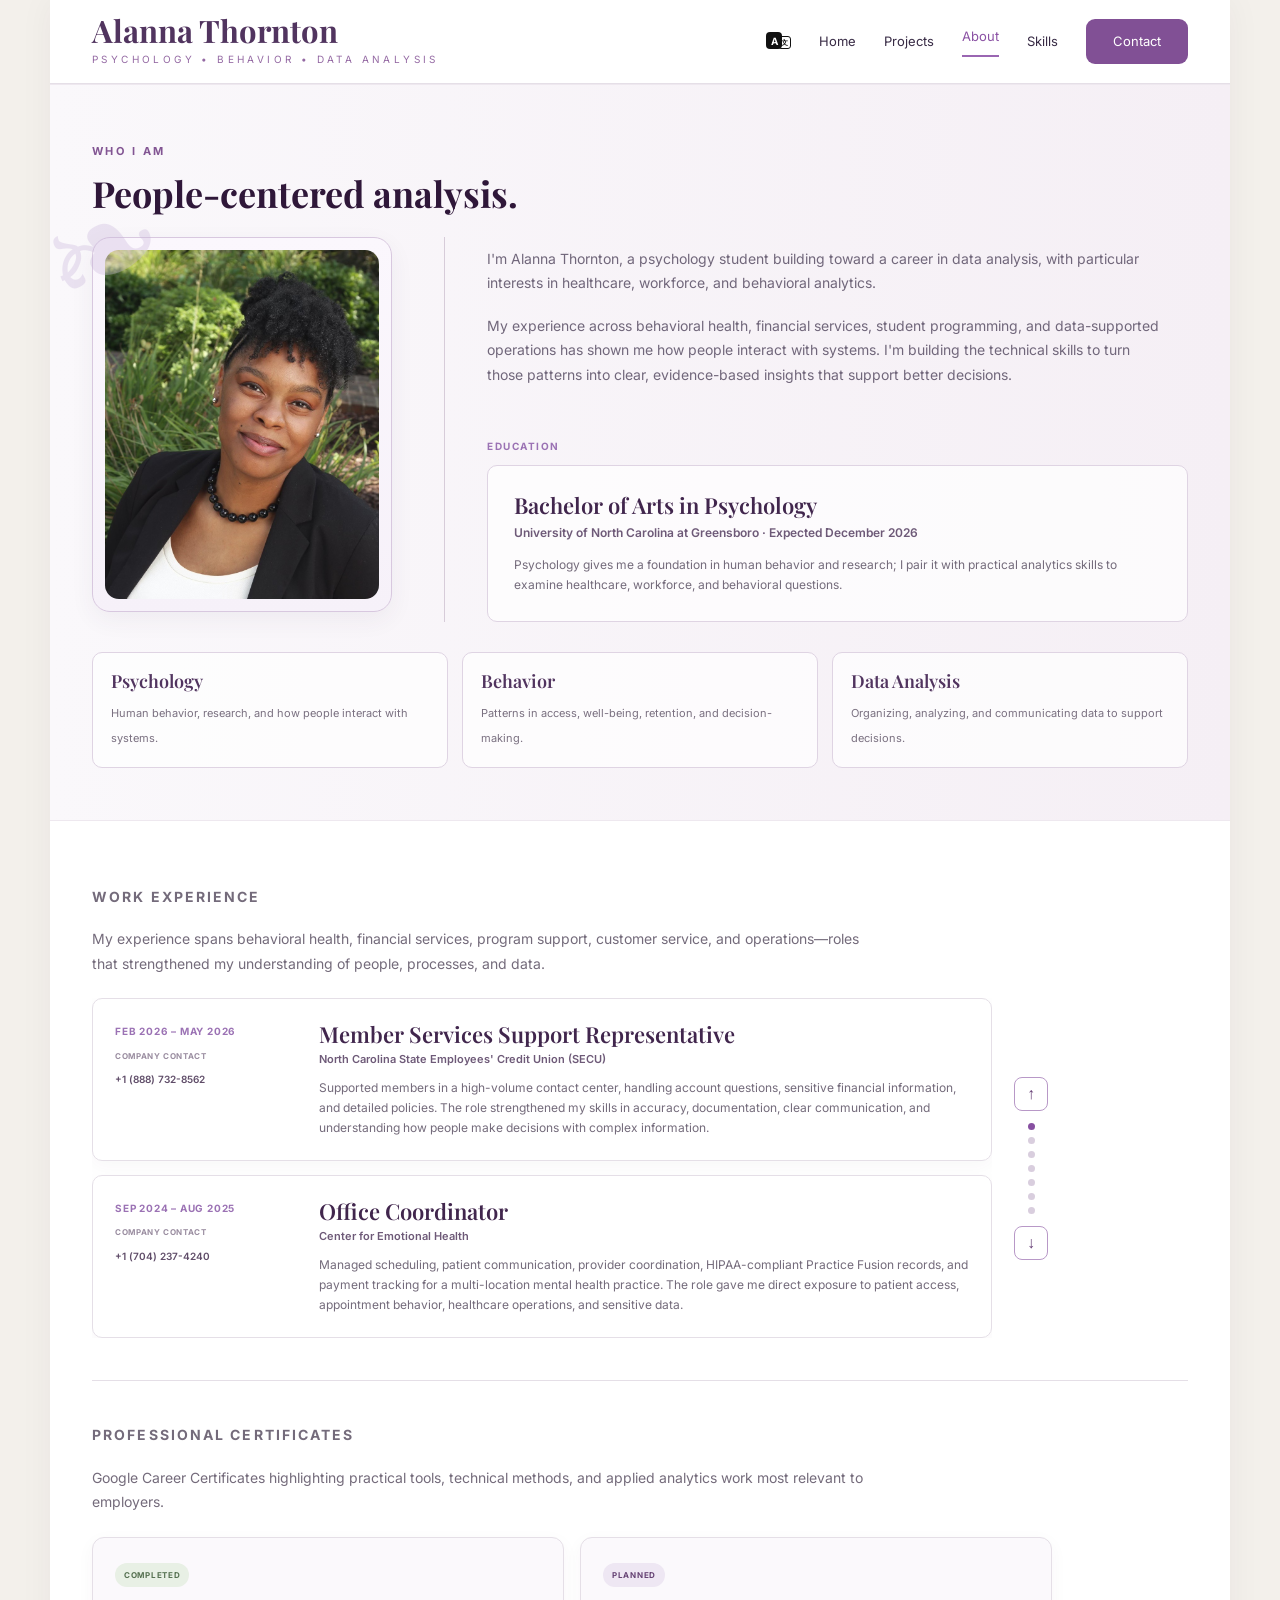
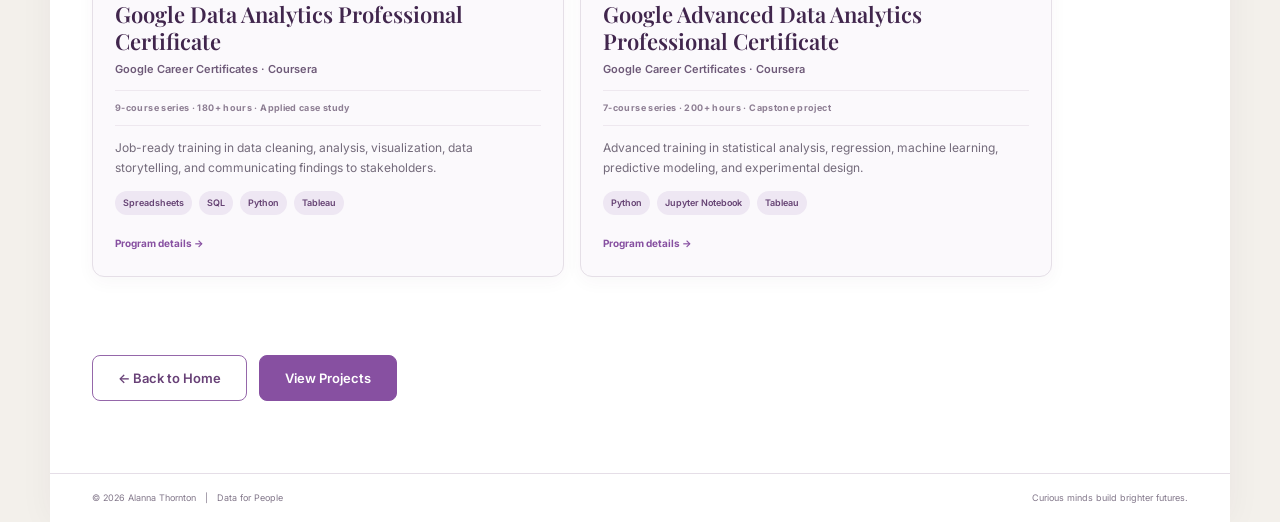
<file: about.html>
<!DOCTYPE html>
<html lang="en">
<head>
<meta charset="UTF-8">
<meta name="viewport" content="width=device-width,initial-scale=1.0">
<meta name="description" content="About Alanna Thornton: psychology, work experience, professional certificates, education, and a people-centered approach to data analysis.">
<title>About | Alanna Thornton</title>
<link rel="preconnect" href="https://fonts.googleapis.com">
<link rel="preconnect" href="https://fonts.gstatic.com" crossorigin>
<link href="https://fonts.googleapis.com/css2?family=Inter:wght@400;500;600;700&family=Playfair+Display:wght@600;700&display=swap" rel="stylesheet">
<link rel="stylesheet" href="styles.css?v=20260917-4">
<link rel="stylesheet" href="nav.css?v=4">
<link rel="stylesheet" href="about.css?v=12">
<script src="language.js?v=3" defer></script>
<script src="contact-language.js?v=3" defer></script>
<script src="about-page-language.js?v=3" defer></script>
<script src="about-title-fix.js?v=2" defer></script>
<script src="experience-carousel.js?v=3" defer></script>
</head>
<body id="top">
<div class="page-shell">
<header class="site-header">
<div class="wordmark"><strong>Alanna Thornton</strong><span>PSYCHOLOGY • BEHAVIOR • DATA ANALYSIS</span></div>
<nav aria-label="Main navigation">
<a href="index.html">Home</a>
<div class="nav-dropdown">
<a href="projects.html">Projects</a>
<div class="nav-dropdown-menu" aria-label="Project categories">
<a href="healthcare.html">Healthcare</a>
<a href="workforce.html">Workforce</a>
<a href="behavioral.html">Behavioral</a>
</div>
</div>
<div class="nav-dropdown">
<a class="active" href="about.html">About</a>
<div class="nav-dropdown-menu" aria-label="About sections">
<a href="about.html#who-i-am">Who I Am</a>
<a href="about.html#work-experience">Work Experience</a>
<a href="about.html#certificates">Certificates</a>
</div>
</div>
<a href="index.html#skills">Skills</a>
<a class="connect" data-contact-nav href="contact.html">Contact</a>
</nav>
</header>
<main>
<section class="about section who-intro-combined" id="who-i-am" aria-labelledby="who-heading">
<div class="about-heading">
<p class="kicker">WHO I AM</p>
<h2 id="who-heading">People-centered analysis.</h2>
</div>
<div class="who-intro-grid">
<aside class="who-intro-photo" aria-label="Profile photo area">
<div class="profile-frame">
<img src="me.JPEG?v=1" alt="Portrait of Alanna Thornton">
</div>
</aside>
<div class="who-intro-copy">
<p>I'm Alanna Thornton, a psychology student building toward a career in data analysis, with particular interests in healthcare, workforce, and behavioral analytics.</p>
<p>My experience across behavioral health, financial services, student programming, and data-supported operations has shown me how people interact with systems. I'm building the technical skills to turn those patterns into clear, evidence-based insights that support better decisions.</p>
</div>
</div>
<div class="focus-grid">
<div class="focus-card"><strong>Psychology</strong><span>Human behavior, research, and how people interact with systems.</span></div>
<div class="focus-card"><strong>Behavior</strong><span>Patterns in access, well-being, retention, and decision-making.</span></div>
<div class="focus-card"><strong>Data Analysis</strong><span>Organizing, analyzing, and communicating data to support decisions.</span></div>
</div>
<div class="who-education" id="education" aria-labelledby="education-heading">
<p class="section-label">EDUCATION</p>
<div class="education-card">
<h3 id="education-heading">Bachelor of Arts in Psychology</h3>
<div class="education-school">University of North Carolina at Greensboro · Expected December 2026</div>
<p>Psychology gives me a foundation in human behavior and research; I pair it with practical analytics skills to examine healthcare, workforce, and behavioral questions.</p>
</div>
</div>
</section>
<div class="about-page">
<section class="about-section" id="work-experience">
<p class="section-label">WORK EXPERIENCE</p>
<p>My experience spans behavioral health, financial services, program support, customer service, and operations—roles that strengthened my understanding of people, processes, and data.</p>
<div class="experience-list">
<article class="experience-card">
<div class="experience-meta"><div class="experience-date">Feb 2026 – May 2026</div><div class="experience-phone"><span>Company contact</span><a href="tel:+18887328562">+1 (888) 732-8562</a></div></div>
<div><h3>Member Services Support Representative</h3><div class="experience-org">North Carolina State Employees' Credit Union (SECU)</div><p>Supported members in a high-volume contact center, handling account questions, sensitive financial information, and detailed policies. The role strengthened my skills in accuracy, documentation, clear communication, and understanding how people make decisions with complex information.</p></div>
</article>
<article class="experience-card">
<div class="experience-meta"><div class="experience-date">Sep 2024 – Aug 2025</div><div class="experience-phone"><span>Company contact</span><a href="tel:+17042374240">+1 (704) 237-4240</a></div></div>
<div><h3>Office Coordinator</h3><div class="experience-org">Center for Emotional Health</div><p>Managed scheduling, patient communication, provider coordination, HIPAA-compliant Practice Fusion records, and payment tracking for a multi-location mental health practice. The role gave me direct exposure to patient access, appointment behavior, healthcare operations, and sensitive data.</p></div>
</article>
<article class="experience-card">
<div class="experience-meta"><div class="experience-date">Feb 2023 – May 2023</div><div class="experience-phone"><span>HR contact</span><a href="tel:+18282516605">+1 (828) 251-6605</a></div></div>
<div><h3>Assistant Program & Academics Coordinator</h3><div class="experience-org">UNC Asheville Junior Bulldogs Program</div><p>Supported a 300+ student pre-college program by administering surveys, collecting data, maintaining databases, analyzing results, and recommending program improvements. This role most directly connected behavior, engagement, accessibility, and data-driven decision-making.</p></div>
</article>
<article class="experience-card">
<div class="experience-meta"><div class="experience-date">Jul 2024 – Aug 2024</div><div class="experience-phone"><span>Company contact</span><a href="tel:+13365423489">+1 (336) 542-3489</a></div></div>
<div><h3>Family Service Counselor</h3><div class="experience-org">Lakeview Memorial Park / Everstory Partners</div><p>Guided families through end-of-life planning, managed client records and required documentation, and explained service options. The role strengthened empathy-centered communication, accurate recordkeeping, and my understanding of decision-making under stress.</p></div>
</article>
<article class="experience-card">
<div class="experience-meta"><div class="experience-date">May 2023 – Jun 2023</div><div class="experience-phone"><span>Company contact</span><a href="tel:+18007332767">+1 (800) 733-2767</a></div></div>
<div><h3>Blood Drive Host</h3><div class="experience-org">American Red Cross</div><p>Organized a community blood drive, recruited donors through contact lists and community partnerships, and created outreach and social-media plans. The experience strengthened my understanding of engagement, participation behavior, and how communication influences follow-through.</p></div>
</article>
<article class="experience-card">
<div class="experience-meta"><div class="experience-date">May 2019 – Jun 2025</div><div class="experience-phone"><span>Company contact</span><a href="tel:+13362746500">+1 (336) 274-6500</a></div></div>
<div><h3>Warehouse Shift Lead / Inventory Specialist <span style="font-size:.65em;font-family:Inter,sans-serif;font-weight:600;color:#8a7b90">(Seasonal)</span></h3><div class="experience-org">Lucky Dog Volleyball</div><p>Received, inspected, inventoried, organized, and shipped uniforms nationwide. The role built practical experience in inventory accuracy, quality control, structured data, and workflow consistency—skills that translate directly to reliable analytical work.</p></div>
</article>
<article class="experience-card">
<div class="experience-meta"><div class="experience-date">Oct 2023 – Jun 2024</div><div class="experience-phone"><span>Company contact</span><a href="tel:+13365470771">+1 (336) 547-0771</a></div></div>
<div><h3>Cashier & Kitchen Staff</h3><div class="experience-org">Jams Deli</div><p>Served 200+ customers daily while supporting inventory, cash accuracy, reservations, and community events. The role provided experience with high-volume behavior patterns, operational flow, demand, and transaction accuracy.</p></div>
</article>
</div>
</section>
<section class="about-section" id="certificates">
<p class="section-label">PROFESSIONAL CERTIFICATES</p>
<p>Google Career Certificates highlighting practical tools, technical methods, and applied analytics work most relevant to employers.</p>
<div class="certificate-grid">
<article class="certificate-card">
<span class="certificate-status complete">Completed</span>
<h3>Google Data Analytics Professional Certificate</h3>
<div class="certificate-issuer">Google Career Certificates · Coursera</div>
<div class="certificate-meta">9-course series · 180+ hours · Applied case study</div>
<p>Job-ready training in data cleaning, analysis, visualization, data storytelling, and communicating findings to stakeholders.</p>
<div class="certificate-skills"><span>Spreadsheets</span><span>SQL</span><span>Python</span><span>Tableau</span></div>
<a class="certificate-link" href="https://www.coursera.org/professional-certificates/google-data-analytics" target="_blank" rel="noopener noreferrer">Program details →</a>
</article>
<article class="certificate-card">
<span class="certificate-status planned">Planned</span>
<h3>Google Advanced Data Analytics Professional Certificate</h3>
<div class="certificate-issuer">Google Career Certificates · Coursera</div>
<div class="certificate-meta">7-course series · 200+ hours · Capstone project</div>
<p>Advanced training in statistical analysis, regression, machine learning, predictive modeling, and experimental design.</p>
<div class="certificate-skills"><span>Python</span><span>Jupyter Notebook</span><span>Tableau</span></div>
<a class="certificate-link" href="https://www.coursera.org/professional-certificates/google-advanced-data-analytics" target="_blank" rel="noopener noreferrer">Program details →</a>
</article>
</div>
</section>
<div class="page-actions"><a class="btn outline" href="index.html">← Back to Home</a><a class="btn primary" href="projects.html">View Projects</a></div>
</div>
</main>
<footer><span>© 2026 Alanna Thornton &nbsp; | &nbsp; Data for People</span><span>Curious minds build brighter futures.</span></footer>
</div>
</body>
</html>
</file>
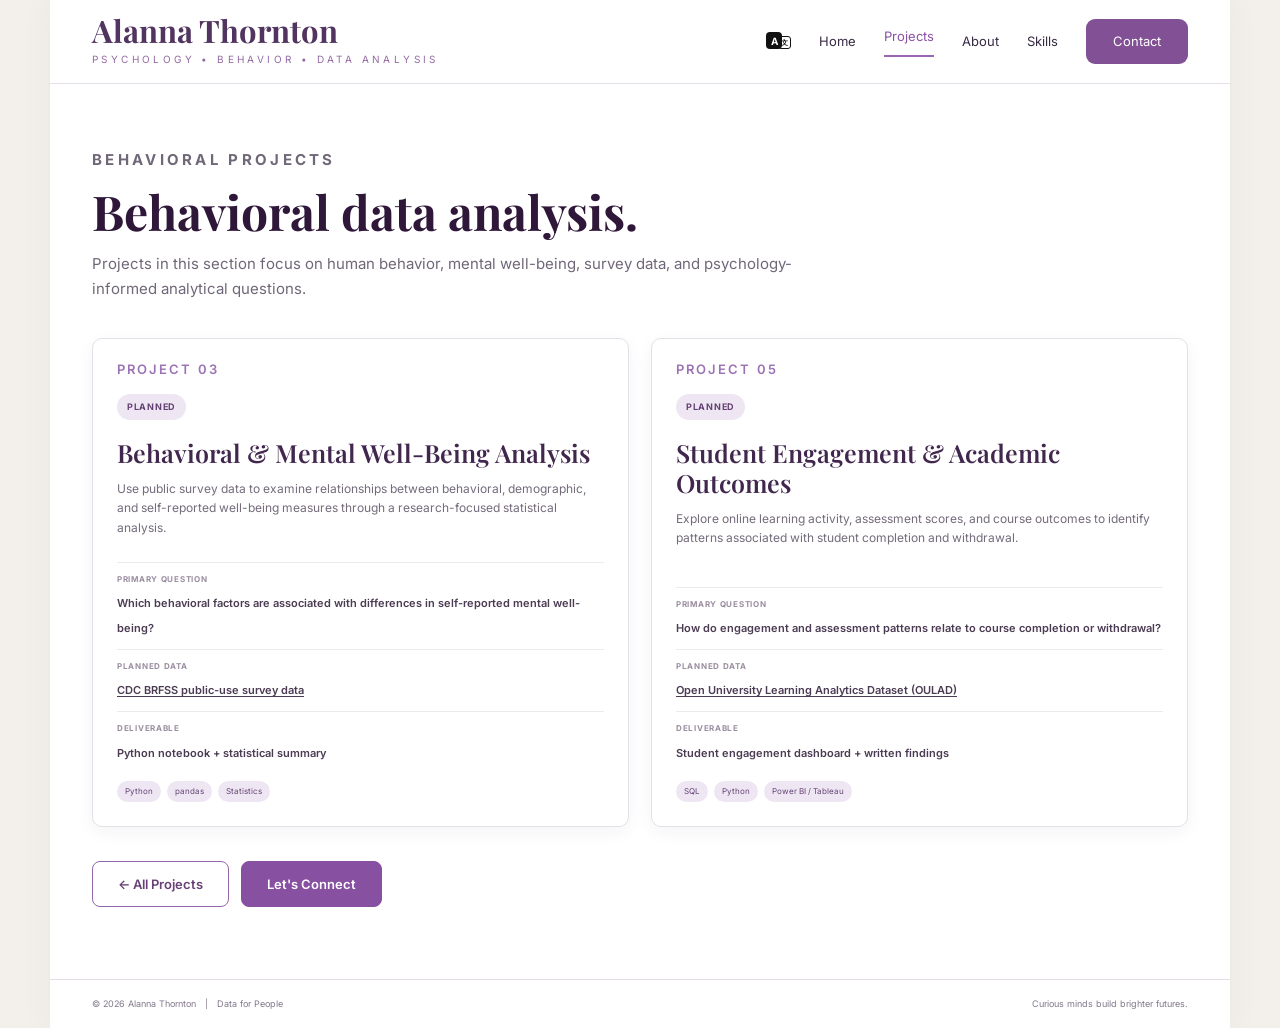
<file: behavioral.html>
<!DOCTYPE html>
<html lang="en">
<head>
<meta charset="UTF-8">
<meta name="viewport" content="width=device-width,initial-scale=1.0">
<meta name="description" content="Behavioral data analysis projects by Alanna Thornton.">
<title>Behavioral Projects | Alanna Thornton</title>
<link rel="preconnect" href="https://fonts.googleapis.com">
<link rel="preconnect" href="https://fonts.gstatic.com" crossorigin>
<link href="https://fonts.googleapis.com/css2?family=Inter:wght@400;500;600;700&family=Playfair+Display:wght@600;700&display=swap" rel="stylesheet">
<link rel="stylesheet" href="styles.css?v=20260917-4">
<link rel="stylesheet" href="nav.css?v=4">
<link rel="stylesheet" href="category.css?v=1">
<script src="language.js?v=4" defer></script>
<script src="contact-language.js?v=3" defer></script>
</head>
<body id="top">
<div class="page-shell">
<header class="site-header">
<div class="wordmark"><strong>Alanna Thornton</strong><span>PSYCHOLOGY • BEHAVIOR • DATA ANALYSIS</span></div>
<nav aria-label="Main navigation">
<a href="index.html">Home</a>
<div class="nav-dropdown">
<a class="active" href="projects.html">Projects</a>
<div class="nav-dropdown-menu" aria-label="Project categories">
<a href="healthcare.html">Healthcare</a>
<a href="workforce.html">Workforce</a>
<a href="behavioral.html">Behavioral</a>
</div>
</div>
<div class="nav-dropdown">
<a href="about.html">About</a>
<div class="nav-dropdown-menu" aria-label="About sections">
<a href="about.html#who-i-am">Who I Am</a>
<a href="about.html#work-experience">Work Experience</a>
<a href="about.html#education">Education</a>
</div>
</div>
<a href="index.html#skills">Skills</a>
<a class="connect" data-contact-nav href="contact.html">Contact</a>
</nav>
</header>
<main class="category-page">
<section class="category-intro">
<p class="kicker">BEHAVIORAL PROJECTS</p>
<h1>Behavioral data analysis.</h1>
<p>Projects in this section focus on human behavior, mental well-being, survey data, and psychology-informed analytical questions.</p>
</section>
<section class="category-grid" aria-label="Behavioral projects">
<article class="subject-card">
<div class="project-number">PROJECT 03</div>
<span class="status-badge">Planned</span>
<h2>Behavioral & Mental Well-Being Analysis</h2>
<p>Use public survey data to examine relationships between behavioral, demographic, and self-reported well-being measures through a research-focused statistical analysis.</p>
<div class="project-meta">
<div><span>Primary question</span><strong>Which behavioral factors are associated with differences in self-reported mental well-being?</strong></div>
<div><span>Planned data</span><strong><a href="https://www.kaggle.com/datasets/cdc/behavioral-risk-factor-surveillance-system" target="_blank" rel="noopener noreferrer" style="color:inherit;text-decoration:underline;text-underline-offset:2px">CDC BRFSS public-use survey data</a></strong></div>
<div><span>Deliverable</span><strong>Python notebook + statistical summary</strong></div>
</div>
<div class="chips"><span>Python</span><span>pandas</span><span>Statistics</span></div>
</article>
<article class="subject-card" id="student-engagement">
<div class="project-number">PROJECT 05</div>
<span class="status-badge">Planned</span>
<h2>Student Engagement & Academic Outcomes</h2>
<p>Explore online learning activity, assessment scores, and course outcomes to identify patterns associated with student completion and withdrawal.</p>
<div class="project-meta">
<div><span>Primary question</span><strong>How do engagement and assessment patterns relate to course completion or withdrawal?</strong></div>
<div><span>Planned data</span><strong><a href="https://www.kaggle.com/datasets/tedogogoladze/open-university-analytics-datasets-unzipped" target="_blank" rel="noopener noreferrer" style="color:inherit;text-decoration:underline;text-underline-offset:2px">Open University Learning Analytics Dataset (OULAD)</a></strong></div>
<div><span>Deliverable</span><strong>Student engagement dashboard + written findings</strong></div>
</div>
<div class="chips"><span>SQL</span><span>Python</span><span>Power BI / Tableau</span></div>
</article>
</section>
<div class="page-actions"><a class="btn outline" href="projects.html">← All Projects</a><a class="btn primary" href="mailto:art4124@outlook.com">Let's Connect</a></div>
</main>
<footer><span>© 2026 Alanna Thornton &nbsp; | &nbsp; Data for People</span><span>Curious minds build brighter futures.</span></footer>
</div>
</body>
</html>
</file>
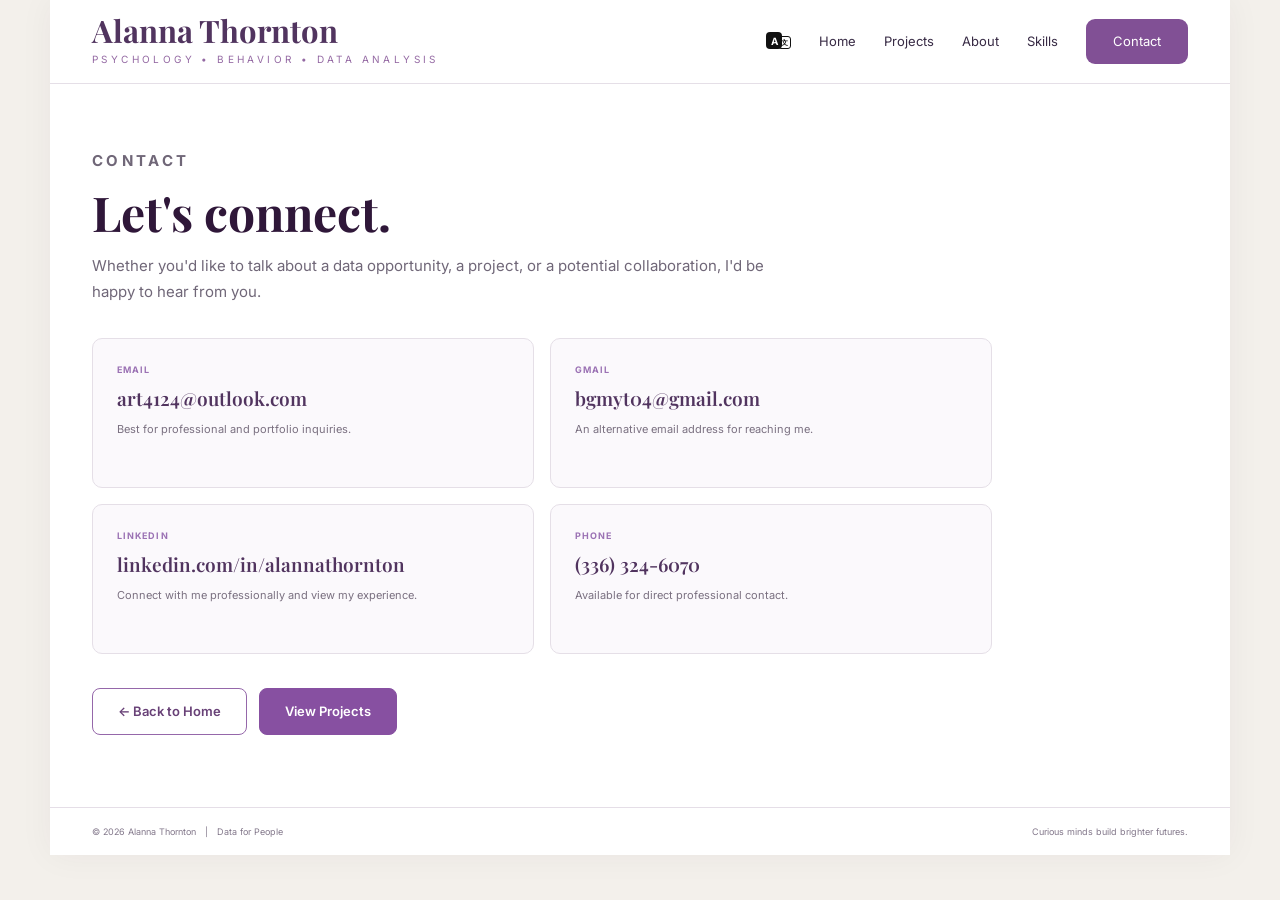
<file: contact.html>
<!DOCTYPE html>
<html lang="en">
<head>
<meta charset="UTF-8">
<meta name="viewport" content="width=device-width,initial-scale=1.0">
<meta name="description" content="Contact Alanna Thornton about data analysis opportunities, projects, and professional collaboration.">
<title>Contact | Alanna Thornton</title>
<link rel="preconnect" href="https://fonts.googleapis.com">
<link rel="preconnect" href="https://fonts.gstatic.com" crossorigin>
<link href="https://fonts.googleapis.com/css2?family=Inter:wght@400;500;600;700&family=Playfair+Display:wght@600;700&display=swap" rel="stylesheet">
<link rel="stylesheet" href="styles.css?v=20260917-5">
<link rel="stylesheet" href="nav.css?v=4">
<link rel="stylesheet" href="contact.css?v=1">
<script src="language.js?v=3" defer></script>
<script src="contact-language.js?v=3" defer></script>
</head>
<body id="top">
<div class="page-shell">
<header class="site-header">
<div class="wordmark"><strong>Alanna Thornton</strong><span>PSYCHOLOGY • BEHAVIOR • DATA ANALYSIS</span></div>
<nav aria-label="Main navigation">
<a href="index.html">Home</a>
<div class="nav-dropdown">
<a href="projects.html">Projects</a>
<div class="nav-dropdown-menu" aria-label="Project categories">
<a href="healthcare.html">Healthcare</a>
<a href="workforce.html">Workforce</a>
<a href="behavioral.html">Behavioral</a>
</div>
</div>
<div class="nav-dropdown">
<a href="about.html">About</a>
<div class="nav-dropdown-menu" aria-label="About sections">
<a href="about.html#who-i-am">Who I Am</a>
<a href="about.html#work-experience">Work Experience</a>
<a href="about.html#education">Education</a>
</div>
</div>
<a href="index.html#skills">Skills</a>
<a class="connect" data-contact-nav href="contact.html" aria-current="page">Contact</a>
</nav>
</header>
<main class="contact-page">
<section class="contact-intro">
<p class="kicker" data-contact-key="kicker">CONTACT</p>
<h1 data-contact-key="title">Let's connect.</h1>
<p data-contact-key="intro">Whether you'd like to talk about a data opportunity, a project, or a potential collaboration, I'd be happy to hear from you.</p>
</section>
<section class="contact-grid" aria-label="Contact options">
<article class="contact-card">
<span data-contact-key="emailLabel">Email</span>
<a href="mailto:art4124@outlook.com">art4124@outlook.com</a>
<p data-contact-key="emailNote">Best for professional and portfolio inquiries.</p>
</article>
<article class="contact-card">
<span data-contact-key="gmailLabel">Gmail</span>
<a href="mailto:bgmyt04@gmail.com">bgmyt04@gmail.com</a>
<p data-contact-key="gmailNote">An alternative email address for reaching me.</p>
</article>
<article class="contact-card">
<span data-contact-key="linkedinLabel">LinkedIn</span>
<a href="https://www.linkedin.com/in/alannathornton" target="_blank" rel="noopener noreferrer">linkedin.com/in/alannathornton</a>
<p data-contact-key="linkedinNote">Connect with me professionally and view my experience.</p>
</article>
<article class="contact-card">
<span data-contact-key="phoneLabel">Phone</span>
<a href="tel:+13363246070">(336) 324-6070</a>
<p data-contact-key="phoneNote">Available for direct professional contact.</p>
</article>
</section>
<div class="contact-actions"><a class="btn outline" href="index.html" data-contact-key="back">← Back to Home</a><a class="btn primary" href="projects.html" data-contact-key="projects">View Projects</a></div>
</main>
<footer><span>© 2026 Alanna Thornton &nbsp; | &nbsp; Data for People</span><span>Curious minds build brighter futures.</span></footer>
</div>
</body>
</html>
</file>
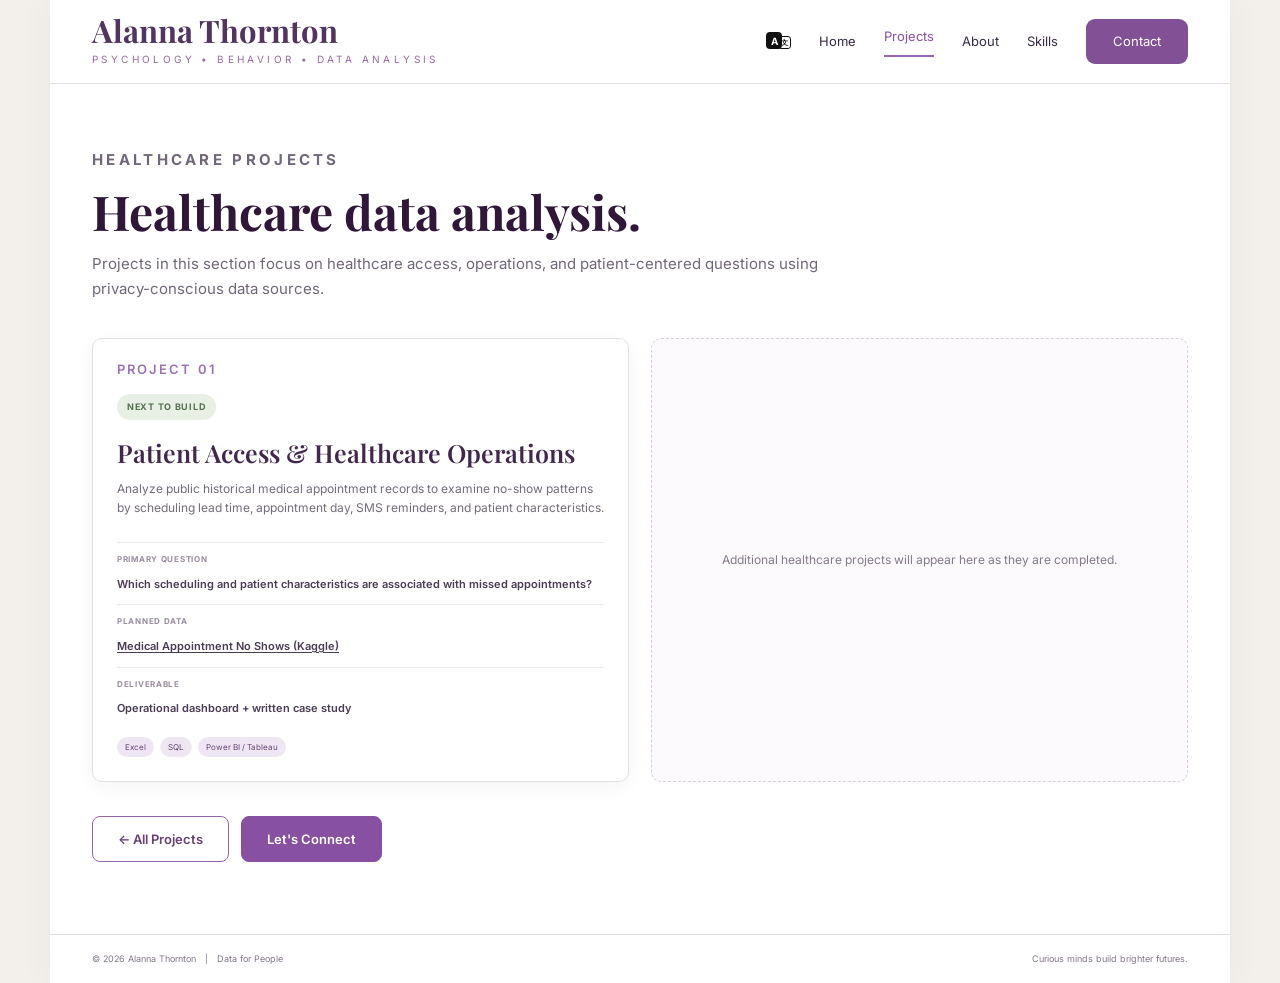
<file: healthcare.html>
<!DOCTYPE html>
<html lang="en">
<head>
<meta charset="UTF-8">
<meta name="viewport" content="width=device-width,initial-scale=1.0">
<meta name="description" content="Healthcare data analysis projects by Alanna Thornton.">
<title>Healthcare Projects | Alanna Thornton</title>
<link rel="preconnect" href="https://fonts.googleapis.com">
<link rel="preconnect" href="https://fonts.gstatic.com" crossorigin>
<link href="https://fonts.googleapis.com/css2?family=Inter:wght@400;500;600;700&family=Playfair+Display:wght@600;700&display=swap" rel="stylesheet">
<link rel="stylesheet" href="styles.css?v=20260917-4">
<link rel="stylesheet" href="nav.css?v=4">
<link rel="stylesheet" href="category.css?v=1">
<script src="language.js?v=4" defer></script>
<script src="contact-language.js?v=3" defer></script>
</head>
<body id="top">
<div class="page-shell">
<header class="site-header">
<div class="wordmark"><strong>Alanna Thornton</strong><span>PSYCHOLOGY • BEHAVIOR • DATA ANALYSIS</span></div>
<nav aria-label="Main navigation">
<a href="index.html">Home</a>
<div class="nav-dropdown">
<a class="active" href="projects.html">Projects</a>
<div class="nav-dropdown-menu" aria-label="Project categories">
<a href="healthcare.html">Healthcare</a>
<a href="workforce.html">Workforce</a>
<a href="behavioral.html">Behavioral</a>
</div>
</div>
<div class="nav-dropdown">
<a href="about.html">About</a>
<div class="nav-dropdown-menu" aria-label="About sections">
<a href="about.html#who-i-am">Who I Am</a>
<a href="about.html#work-experience">Work Experience</a>
<a href="about.html#education">Education</a>
</div>
</div>
<a href="index.html#skills">Skills</a>
<a class="connect" data-contact-nav href="contact.html">Contact</a>
</nav>
</header>
<main class="category-page">
<section class="category-intro">
<p class="kicker">HEALTHCARE PROJECTS</p>
<h1>Healthcare data analysis.</h1>
<p>Projects in this section focus on healthcare access, operations, and patient-centered questions using privacy-conscious data sources.</p>
</section>
<section class="category-grid" aria-label="Healthcare projects">
<article class="subject-card">
<div class="project-number">PROJECT 01</div>
<span class="status-badge next">Next to build</span>
<h2>Patient Access & Healthcare Operations</h2>
<p>Analyze public historical medical appointment records to examine no-show patterns by scheduling lead time, appointment day, SMS reminders, and patient characteristics.</p>
<div class="project-meta">
<div><span>Primary question</span><strong>Which scheduling and patient characteristics are associated with missed appointments?</strong></div>
<div><span>Planned data</span><strong><a href="https://www.kaggle.com/datasets/joniarroba/noshowappointments" target="_blank" rel="noopener noreferrer" style="color:inherit;text-decoration:underline;text-underline-offset:2px">Medical Appointment No Shows (Kaggle)</a></strong></div>
<div><span>Deliverable</span><strong>Operational dashboard + written case study</strong></div>
</div>
<div class="chips"><span>Excel</span><span>SQL</span><span>Power BI / Tableau</span></div>
</article>
<div class="empty-note">Additional healthcare projects will appear here as they are completed.</div>
</section>
<div class="page-actions"><a class="btn outline" href="projects.html">← All Projects</a><a class="btn primary" href="mailto:art4124@outlook.com">Let's Connect</a></div>
</main>
<footer><span>© 2026 Alanna Thornton &nbsp; | &nbsp; Data for People</span><span>Curious minds build brighter futures.</span></footer>
</div>
</body>
</html>
</file>
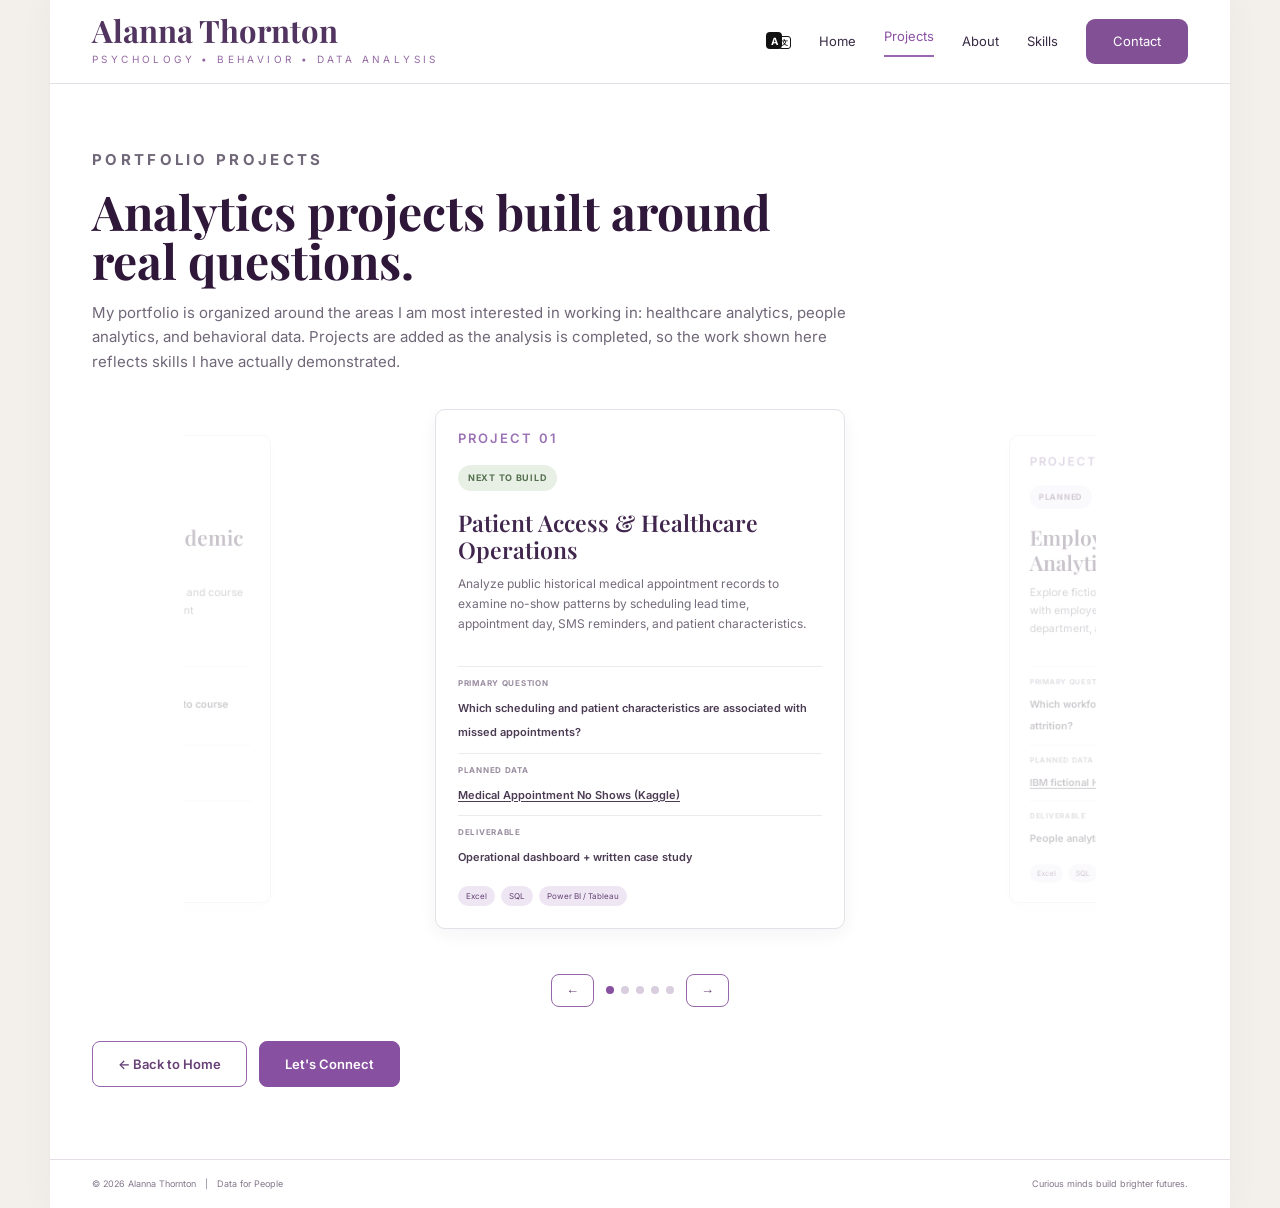
<file: projects.html>
<!DOCTYPE html>
<html lang="en">
<head>
<meta charset="UTF-8">
<meta name="viewport" content="width=device-width,initial-scale=1.0">
<meta name="description" content="Data analytics projects by Alanna Thornton across healthcare, people, and behavioral analytics.">
<title>Projects | Alanna Thornton</title>
<link rel="preconnect" href="https://fonts.googleapis.com">
<link rel="preconnect" href="https://fonts.gstatic.com" crossorigin>
<link href="https://fonts.googleapis.com/css2?family=Inter:wght@400;500;600;700&family=Playfair+Display:wght@600;700&display=swap" rel="stylesheet">
<link rel="stylesheet" href="styles.css?v=20260917-4">
<link rel="stylesheet" href="nav.css?v=4">
<script src="language.js?v=4" defer></script>
<script src="contact-language.js?v=3" defer></script>
<style>
.projects-page{padding:64px 42px 72px;background:#fff}.projects-intro{max-width:760px;margin-bottom:34px}.projects-intro .kicker{margin-bottom:14px}.projects-intro h1{font:700 48px/1.02 'Playfair Display',serif;color:var(--deep);margin:0 0 16px}.projects-intro>p{font-size:15px;line-height:1.65;color:var(--muted);margin:0}.carousel-shell{position:relative;max-width:980px;margin:0 auto;padding:0 34px}.carousel-viewport{position:relative;overflow:hidden;min-height:545px}.project-library{position:relative;min-height:545px}.library-card{position:absolute;top:0;left:0;right:0;margin-inline:auto;width:410px;border:1px solid var(--line);border-radius:10px;background:#fff;padding:22px;display:flex;flex-direction:column;min-height:520px;box-shadow:0 5px 18px rgba(69,48,77,.05);opacity:0;pointer-events:none;transform:scale(.86);transition:transform .45s ease,opacity .45s ease,filter .45s ease}.library-card.is-active{opacity:1;pointer-events:auto;z-index:3;transform:none;filter:none;will-change:auto}.library-card.is-prev{opacity:.28;z-index:1;transform:translateX(-135%) scale(.9);filter:saturate(.72);will-change:transform,opacity}.library-card.is-next{opacity:.28;z-index:1;transform:translateX(135%) scale(.9);filter:saturate(.72);will-change:transform,opacity}.library-card .project-number{font:600 13px/1 Inter,sans-serif;color:#9b72b4;letter-spacing:.16em;margin-bottom:20px}.library-card h2{font:600 23px/1.2 'Playfair Display',serif;color:#41264d;margin:0 0 10px}.library-card>p{font-size:12px;line-height:1.65;color:#746b7b;margin:0 0 18px}.status-badge{display:inline-flex;align-self:flex-start;border-radius:999px;padding:6px 10px;font-size:9px;font-weight:700;letter-spacing:.08em;text-transform:uppercase;background:#eee7f3;color:#654273;margin-bottom:18px}.status-badge.next{background:#e8f0e5;color:#557050}.project-meta{display:grid;gap:10px;margin-top:auto;padding-top:6px}.project-meta div{border-top:1px solid #eee8ef;padding-top:10px}.project-meta span{display:block;font-size:8px;font-weight:700;letter-spacing:.09em;text-transform:uppercase;color:#9a8da0;margin-bottom:4px}.project-meta strong{font-size:11px;line-height:1.45;color:#4b3b53;font-weight:600}.library-card .chips{margin:18px 0 0}.carousel-nav{display:flex;align-items:center;justify-content:center;gap:12px;margin-top:20px}.carousel-btn{border:1px solid #9567aa;color:#684177;background:#fff;border-radius:8px;padding:8px 14px;font-size:13px;font-weight:600;cursor:pointer}.carousel-dots{display:flex;gap:7px;align-items:center}.carousel-dot{width:8px;height:8px;padding:0;border:0;border-radius:50%;background:#d9cede;cursor:pointer}.carousel-dot.active{background:#8750a1}.page-actions{display:flex;gap:12px;flex-wrap:wrap;margin-top:34px}@media(max-width:900px){.projects-page{padding:52px 30px}.projects-intro h1{font-size:42px}.carousel-shell{max-width:760px}.library-card.is-prev{transform:translateX(-115%) scale(.9)}.library-card.is-next{transform:translateX(115%) scale(.9)}}@media(max-width:560px){.projects-page{padding:44px 22px 56px}.projects-intro h1{font-size:36px}.carousel-shell{max-width:100%;padding:0}.carousel-viewport,.project-library{min-height:545px}.library-card{width:86%;min-height:520px}.library-card.is-prev{transform:translateX(-80%) scale(.9)}.library-card.is-next{transform:translateX(80%) scale(.9)}}
</style>
</head>
<body id="top">
<div class="page-shell">
<header class="site-header">
<div class="wordmark"><strong>Alanna Thornton</strong><span>PSYCHOLOGY • BEHAVIOR • DATA ANALYSIS</span></div>
<nav aria-label="Main navigation">
<a href="index.html">Home</a>
<div class="nav-dropdown">
<a class="active" href="projects.html">Projects</a>
<div class="nav-dropdown-menu" aria-label="Project categories">
<a href="healthcare.html">Healthcare</a>
<a href="workforce.html">Workforce</a>
<a href="behavioral.html">Behavioral</a>
</div>
</div>
<div class="nav-dropdown">
<a href="about.html">About</a>
<div class="nav-dropdown-menu" aria-label="About sections">
<a href="about.html#who-i-am">Who I Am</a>
<a href="about.html#work-experience">Work Experience</a>
<a href="about.html#education">Education</a>
</div>
</div>
<a href="index.html#skills">Skills</a>
<a class="connect" data-contact-nav href="contact.html">Contact</a>
</nav>
</header>
<main class="projects-page">
<section class="projects-intro">
<p class="kicker">PORTFOLIO PROJECTS</p>
<h1>Analytics projects built around real questions.</h1>
<p>My portfolio is organized around the areas I am most interested in working in: healthcare analytics, people analytics, and behavioral data. Projects are added as the analysis is completed, so the work shown here reflects skills I have actually demonstrated.</p>
</section>
<section class="carousel-shell" aria-label="Project carousel">
<div class="carousel-viewport">
<div class="project-library">
<article class="library-card is-active" id="healthcare">
<div class="project-number">PROJECT 01</div>
<span class="status-badge next">Next to build</span>
<h2>Patient Access & Healthcare Operations</h2>
<p>Analyze public historical medical appointment records to examine no-show patterns by scheduling lead time, appointment day, SMS reminders, and patient characteristics.</p>
<div class="project-meta">
<div><span>Primary question</span><strong>Which scheduling and patient characteristics are associated with missed appointments?</strong></div>
<div><span>Planned data</span><strong><a href="https://www.kaggle.com/datasets/joniarroba/noshowappointments" target="_blank" rel="noopener noreferrer" style="color:inherit;text-decoration:underline;text-underline-offset:2px">Medical Appointment No Shows (Kaggle)</a></strong></div>
<div><span>Deliverable</span><strong>Operational dashboard + written case study</strong></div>
</div>
<div class="chips"><span>Excel</span><span>SQL</span><span>Power BI / Tableau</span></div>
</article>
<article class="library-card is-next" id="workforce">
<div class="project-number">PROJECT 02</div>
<span class="status-badge">Planned</span>
<h2>Employee Attrition & Workforce Analytics</h2>
<p>Explore fictional workforce data to examine patterns associated with employee attrition, tenure, overtime, job satisfaction, department, and promotion history.</p>
<div class="project-meta">
<div><span>Primary question</span><strong>Which workforce characteristics are associated with higher attrition?</strong></div>
<div><span>Planned data</span><strong><a href="https://www.kaggle.com/datasets/pavansubhasht/ibm-hr-analytics-attrition-dataset" target="_blank" rel="noopener noreferrer" style="color:inherit;text-decoration:underline;text-underline-offset:2px">IBM fictional HR analytics dataset</a></strong></div>
<div><span>Deliverable</span><strong>People analytics dashboard + written findings</strong></div>
</div>
<div class="chips"><span>Excel</span><span>SQL</span><span>Power BI / Tableau</span></div>
</article>
<article class="library-card is-prev" id="behavioral">
<div class="project-number">PROJECT 03</div>
<span class="status-badge">Planned</span>
<h2>Behavioral & Mental Well-Being Analysis</h2>
<p>Use public survey data to examine relationships between behavioral, demographic, and self-reported well-being measures through a research-focused statistical analysis.</p>
<div class="project-meta">
<div><span>Primary question</span><strong>Which behavioral factors are associated with differences in self-reported mental well-being?</strong></div>
<div><span>Planned data</span><strong><a href="https://www.kaggle.com/datasets/cdc/behavioral-risk-factor-surveillance-system" target="_blank" rel="noopener noreferrer" style="color:inherit;text-decoration:underline;text-underline-offset:2px">CDC BRFSS public-use survey data</a></strong></div>
<div><span>Deliverable</span><strong>Python notebook + statistical summary</strong></div>
</div>
<div class="chips"><span>Python</span><span>pandas</span><span>Statistics</span></div>
</article>
<article class="library-card" id="certificate-case-study">
<div class="project-number">PROJECT 04</div>
<span class="status-badge">Planned</span>
<h2>Google Data Analytics Certificate Case Study</h2>
<p>Reserve this project for the certificate course case study, including the business question, data preparation, analysis, findings, and recommendations.</p>
<div class="project-meta">
<div><span>Primary question</span><strong>To be defined by the selected certificate case study</strong></div>
<div><span>Planned data</span><strong>Certificate course case-study dataset (to be confirmed)</strong></div>
<div><span>Deliverable</span><strong>Completed case study + visuals + written findings</strong></div>
</div>
<div class="chips"><span>Data Cleaning</span><span>Analysis</span><span>Visualization</span></div>
</article>
<article class="library-card" id="student-engagement">
<div class="project-number">PROJECT 05</div>
<span class="status-badge">Planned</span>
<h2>Student Engagement & Academic Outcomes</h2>
<p>Explore online learning activity, assessment scores, and course outcomes to identify patterns associated with student completion and withdrawal.</p>
<div class="project-meta">
<div><span>Primary question</span><strong>How do engagement and assessment patterns relate to course completion or withdrawal?</strong></div>
<div><span>Planned data</span><strong><a href="https://www.kaggle.com/datasets/tedogogoladze/open-university-analytics-datasets-unzipped" target="_blank" rel="noopener noreferrer" style="color:inherit;text-decoration:underline;text-underline-offset:2px">Open University Learning Analytics Dataset (OULAD)</a></strong></div>
<div><span>Deliverable</span><strong>Student engagement dashboard + written findings</strong></div>
</div>
<div class="chips"><span>SQL</span><span>Python</span><span>Power BI / Tableau</span></div>
</article>
</div>
</div>
<div class="carousel-nav">
<button class="carousel-btn prev" type="button" aria-label="Previous project">←</button>
<div class="carousel-dots" aria-label="Choose project">
<button class="carousel-dot active" type="button" aria-label="Show project 1" aria-current="true"></button>
<button class="carousel-dot" type="button" aria-label="Show project 2"></button>
<button class="carousel-dot" type="button" aria-label="Show project 3"></button>
<button class="carousel-dot" type="button" aria-label="Show project 4"></button>
<button class="carousel-dot" type="button" aria-label="Show project 5"></button>
</div>
<button class="carousel-btn next" type="button" aria-label="Next project">→</button>
</div>
</section>
<div class="page-actions"><a class="btn outline" href="index.html">← Back to Home</a><a class="btn primary" href="mailto:art4124@outlook.com">Let's Connect</a></div>
</main>
<footer><span>© 2026 Alanna Thornton &nbsp; | &nbsp; Data for People</span><span>Curious minds build brighter futures.</span></footer>
</div>
<script>
(function(){
const cards=Array.from(document.querySelectorAll('.library-card'));
const prev=document.querySelector('.carousel-btn.prev');
const next=document.querySelector('.carousel-btn.next');
const dots=Array.from(document.querySelectorAll('.carousel-dot'));
const viewport=document.querySelector('.carousel-viewport');
const hashMap={healthcare:0,workforce:1,behavioral:2,"certificate-case-study":3,"student-engagement":4};
let index=0,touchStartX=null;
function goTo(i){
index=(i+cards.length)%cards.length;
const prevIndex=(index-1+cards.length)%cards.length;
const nextIndex=(index+1)%cards.length;
cards.forEach((card,n)=>{
card.classList.remove('is-active','is-prev','is-next');
if(n===index)card.classList.add('is-active');
else if(n===prevIndex)card.classList.add('is-prev');
else if(n===nextIndex)card.classList.add('is-next');
});
dots.forEach((dot,n)=>{const active=n===index;dot.classList.toggle('active',active);if(active){dot.setAttribute('aria-current','true')}else{dot.removeAttribute('aria-current')}})
}
function goToHash(){const key=window.location.hash.replace('#','');if(Object.prototype.hasOwnProperty.call(hashMap,key)){goTo(hashMap[key])}}
prev.addEventListener('click',()=>goTo(index-1));
next.addEventListener('click',()=>goTo(index+1));
dots.forEach((dot,i)=>dot.addEventListener('click',()=>goTo(i)));
viewport.addEventListener('touchstart',e=>{touchStartX=e.changedTouches[0].clientX},{passive:true});
viewport.addEventListener('touchend',e=>{if(touchStartX===null)return;const dx=e.changedTouches[0].clientX-touchStartX;if(Math.abs(dx)>50)goTo(index+(dx<0?1:-1));touchStartX=null},{passive:true});
window.addEventListener('hashchange',goToHash);
goTo(0);
goToHash();
})();
</script>
</body>
</html>
</file>
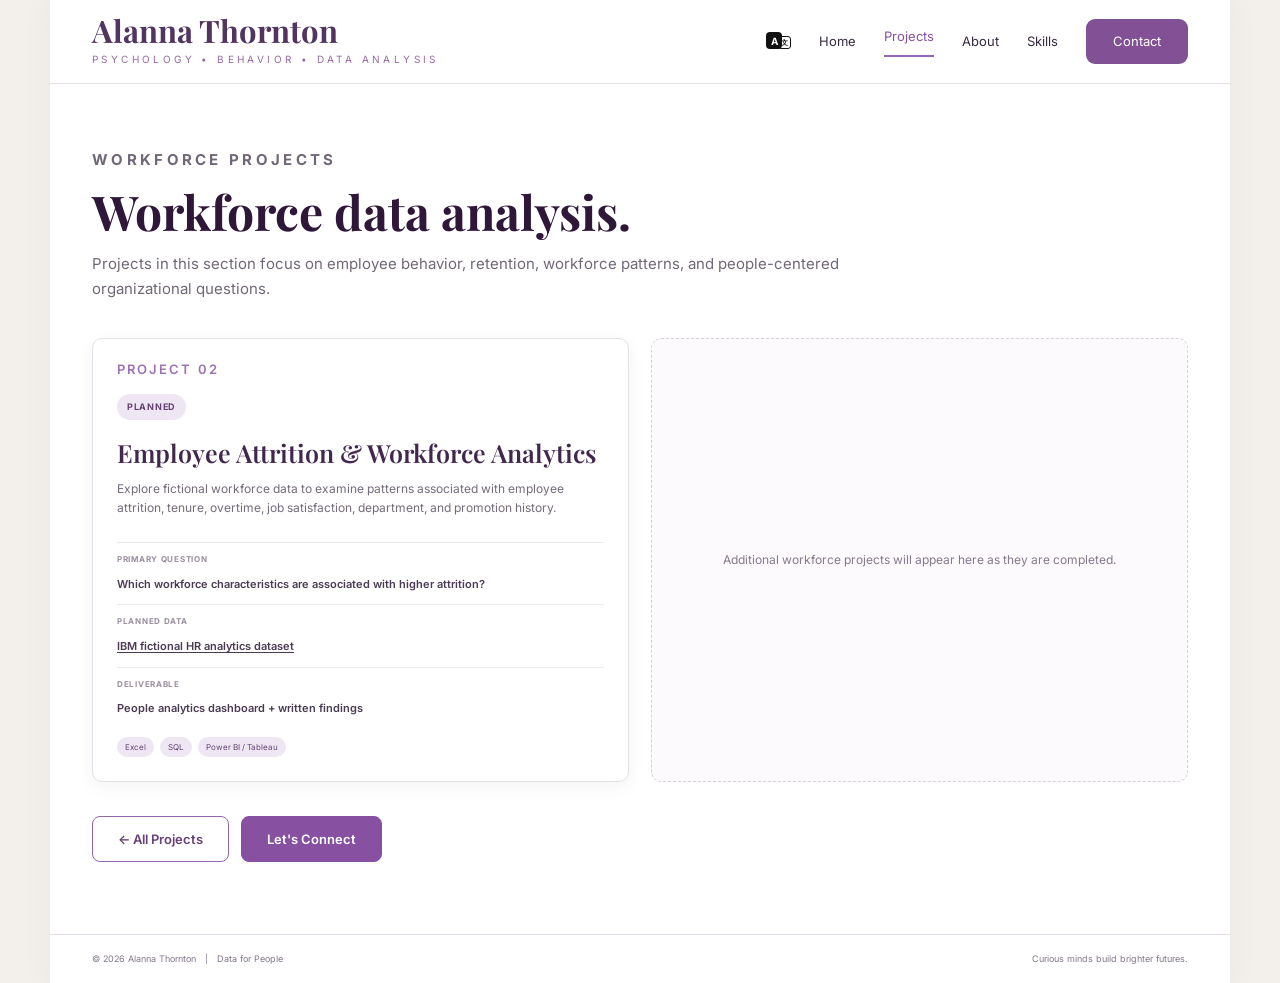
<file: workforce.html>
<!DOCTYPE html>
<html lang="en">
<head>
<meta charset="UTF-8">
<meta name="viewport" content="width=device-width,initial-scale=1.0">
<meta name="description" content="Workforce data analysis projects by Alanna Thornton.">
<title>Workforce Projects | Alanna Thornton</title>
<link rel="preconnect" href="https://fonts.googleapis.com">
<link rel="preconnect" href="https://fonts.gstatic.com" crossorigin>
<link href="https://fonts.googleapis.com/css2?family=Inter:wght@400;500;600;700&family=Playfair+Display:wght@600;700&display=swap" rel="stylesheet">
<link rel="stylesheet" href="styles.css?v=20260917-4">
<link rel="stylesheet" href="nav.css?v=4">
<link rel="stylesheet" href="category.css?v=1">
<script src="language.js?v=3" defer></script>
<script src="contact-language.js?v=3" defer></script>
</head>
<body id="top">
<div class="page-shell">
<header class="site-header">
<div class="wordmark"><strong>Alanna Thornton</strong><span>PSYCHOLOGY • BEHAVIOR • DATA ANALYSIS</span></div>
<nav aria-label="Main navigation">
<a href="index.html">Home</a>
<div class="nav-dropdown">
<a class="active" href="projects.html">Projects</a>
<div class="nav-dropdown-menu" aria-label="Project categories">
<a href="healthcare.html">Healthcare</a>
<a href="workforce.html">Workforce</a>
<a href="behavioral.html">Behavioral</a>
</div>
</div>
<div class="nav-dropdown">
<a href="about.html">About</a>
<div class="nav-dropdown-menu" aria-label="About sections">
<a href="about.html#who-i-am">Who I Am</a>
<a href="about.html#work-experience">Work Experience</a>
<a href="about.html#education">Education</a>
</div>
</div>
<a href="index.html#skills">Skills</a>
<a class="connect" data-contact-nav href="contact.html">Contact</a>
</nav>
</header>
<main class="category-page">
<section class="category-intro">
<p class="kicker">WORKFORCE PROJECTS</p>
<h1>Workforce data analysis.</h1>
<p>Projects in this section focus on employee behavior, retention, workforce patterns, and people-centered organizational questions.</p>
</section>
<section class="category-grid" aria-label="Workforce projects">
<article class="subject-card">
<div class="project-number">PROJECT 02</div>
<span class="status-badge">Planned</span>
<h2>Employee Attrition & Workforce Analytics</h2>
<p>Explore fictional workforce data to examine patterns associated with employee attrition, tenure, overtime, job satisfaction, department, and promotion history.</p>
<div class="project-meta">
<div><span>Primary question</span><strong>Which workforce characteristics are associated with higher attrition?</strong></div>
<div><span>Planned data</span><strong><a href="https://www.kaggle.com/datasets/pavansubhasht/ibm-hr-analytics-attrition-dataset" target="_blank" rel="noopener noreferrer" style="color:inherit;text-decoration:underline;text-underline-offset:2px">IBM fictional HR analytics dataset</a></strong></div>
<div><span>Deliverable</span><strong>People analytics dashboard + written findings</strong></div>
</div>
<div class="chips"><span>Excel</span><span>SQL</span><span>Power BI / Tableau</span></div>
</article>
<div class="empty-note">Additional workforce projects will appear here as they are completed.</div>
</section>
<div class="page-actions"><a class="btn outline" href="projects.html">← All Projects</a><a class="btn primary" href="mailto:art4124@outlook.com">Let's Connect</a></div>
</main>
<footer><span>© 2026 Alanna Thornton &nbsp; | &nbsp; Data for People</span><span>Curious minds build brighter futures.</span></footer>
</div>
</body>
</html>
</file>
<file: styles.css>
:root{--lav:#A78BCA;--plum:#51345F;--deep:#2f1739;--light:#EAE1F2;--sage:#879D84;--ivory:#FAF8F5;--paper:#fff;--gray:#E9E7EB;--text:#29242D;--muted:#706778;--line:#e5dfe7;--panel:#f8f4f8}*{box-sizing:border-box}html{scroll-behavior:smooth}body{margin:0;background:#f3f0eb;color:var(--text);font-family:Inter,sans-serif;line-height:1.55}.page-shell{width:min(1180px,100%);margin:0 auto;background:#fff;box-shadow:0 0 32px rgba(60,45,55,.05)}.site-header{height:84px;padding:0 42px;display:flex;align-items:center;justify-content:space-between;border-bottom:1px solid var(--line);background:#fff}.wordmark{text-decoration:none;color:var(--plum);display:flex;flex-direction:column}.wordmark strong{font:700 31px/1 'Playfair Display',serif}.wordmark span{font-size:10px;letter-spacing:.34em;margin-top:6px;color:#9469a3}.site-header nav{display:flex;align-items:center;gap:28px}.site-header nav a{font-size:13px;text-decoration:none;color:#382b45}.site-header nav .active{color:#8b52a4;border-bottom:2px solid #9a66b2;padding-bottom:8px}.site-header .connect{background:#815095;color:#fff;padding:12px 27px;border-radius:9px}.hero{display:grid;grid-template-columns:51% 49%;min-height:475px;background:#fff}.hero-copy{padding:56px 38px 54px 42px;display:flex;flex-direction:column;justify-content:center}.kicker{font-size:11px;letter-spacing:.22em;color:#825593;font-weight:700;margin:0 0 16px}.kicker span{padding:0 7px;color:#795386}.hero h1,.section-title h2,.about h2,.lower h2{font-family:'Playfair Display',serif;color:var(--deep)}.hero h1{font-size:54px;line-height:.98;letter-spacing:-.02em;margin:0 0 20px}.hero-copy>p:not(.kicker){max-width:560px;margin:0 0 25px;color:#685f70;font-size:15px;line-height:1.62}.actions,.contact-actions{display:flex;gap:14px;flex-wrap:wrap}.btn{display:inline-flex;align-items:center;justify-content:center;text-decoration:none;padding:12px 25px;border-radius:8px;font-size:13px;font-weight:600;transition:.2s ease}.btn.primary{background:#8750a1;color:#fff;border:1px solid #8750a1}.btn.outline{border:1px solid #9567aa;color:#684177;background:#fff}.btn:hover{transform:translateY(-1px)}.hero-art{overflow:hidden;background:#f3ede9}.hero-art img{display:block;width:100%;height:100%;min-height:475px;object-fit:cover}.section{padding:56px 42px}.projects{background:#fff}.section-title{display:flex;justify-content:space-between;align-items:flex-end;gap:28px;margin-bottom:26px}.section-title h2,.about h2,.lower h2{font-size:29px;line-height:1.08;margin:0}.section-title p,.lower p{font-size:12px;color:var(--muted);margin:5px 0 0}.section-title>a,.project-link{color:#814a9b;font-size:12px}.cards{display:grid;grid-template-columns:repeat(3,1fr);gap:18px}.project-card{border:1px solid var(--line);border-radius:7px;padding:10px;background:#fff;display:flex;flex-direction:column;min-height:390px}.preview{height:192px;border:1px solid #e4dfe6;border-radius:4px;background:#fcfbfd;padding:8px;overflow:hidden}.preview-title{height:27px;padding:5px 9px;background:#f0e9f4;color:#4f2e62;font-size:11px;font-weight:700}.metrics{display:grid;grid-template-columns:repeat(3,1fr);gap:6px;margin:7px 0}.metrics b{background:#fff;text-align:center;color:#432452;padding:8px 2px;font-size:14px}.metrics small{display:block;color:#776d7e;font-size:7px;margin-top:3px}.line-chart{height:68px;display:flex;align-items:flex-end;gap:18px;padding:9px 15px;position:relative}.line-chart:before{content:"";position:absolute;left:13px;right:13px;top:36px;border-top:2px solid #9f73b9;transform:skewY(-7deg);opacity:.7}.line-chart i{width:9px;height:9px;border-radius:50%;background:#9568b3;position:relative;z-index:2}.line-chart i:nth-child(2){transform:translateY(-13px)}.line-chart i:nth-child(3){transform:translateY(-5px)}.line-chart i:nth-child(4){transform:translateY(-23px)}.line-chart i:nth-child(5){transform:translateY(-12px)}.line-chart i:nth-child(6){transform:translateY(-19px)}.line-chart i:nth-child(7){transform:translateY(-8px)}.baseline{margin:1px 16px;border-top:2px solid #8aa087}.bar-chart{height:88px;display:flex;align-items:flex-end;gap:12px;padding:8px 17px}.bar-chart i{width:27px;background:#9b72b4;height:55%}.bar-chart i:nth-child(2){height:76%}.bar-chart i:nth-child(3){height:48%}.bar-chart i:nth-child(4){height:42%}.bar-chart i:nth-child(5){height:32%}.bar-chart i:nth-child(6){height:23%;background:#879D84}.code{font:8px/1.7 monospace;color:#6b6271;background:#fff;border:1px solid #ece8ee;margin-top:7px;padding:9px;height:78px}.scatter{height:70px;position:relative}.scatter i{position:absolute;width:9px;height:9px;border-radius:50%;background:#9066ad}.scatter i:nth-child(1){left:12%;top:42%}.scatter i:nth-child(2){left:30%;top:69%}.scatter i:nth-child(3){left:50%;top:39%}.scatter i:nth-child(4){left:71%;top:58%}.scatter i:nth-child(5){left:88%;top:36%}.project-card h3{font:600 18px/1.2 'Playfair Display',serif;color:#41264d;margin:11px 0 6px}.project-card>p{font-size:11px;line-height:1.5;color:#746b7b;margin:0 0 10px}.chips{display:flex;gap:6px;margin:0 0 9px;flex-wrap:wrap}.chips span{font-size:8px;background:#eee7f3;color:#654273;border-radius:12px;padding:4px 8px}.project-link{margin-top:auto;display:inline-block}.about{position:relative;background:linear-gradient(90deg,#faf8fb,#f5eff5);display:grid;grid-template-columns:42% 58%;gap:48px;align-items:center;border-top:1px solid #eee8ef;border-bottom:1px solid #eee8ef;padding-top:64px;padding-bottom:64px;overflow:hidden}.about:before{content:"❧";position:absolute;left:-8px;bottom:-24px;font-size:145px;color:#cbb8dc;opacity:.35;transform:rotate(-23deg)}.about-heading,.about-copy{position:relative;z-index:1}.about-copy{border-left:1px solid #d7ccd9;padding-left:42px}.about-copy p{font-size:13px;line-height:1.65;color:#71677b;margin:0 0 20px;max-width:560px}.about-copy .btn{padding:10px 18px;font-size:11px}.lower{display:block;background:#fff;padding-top:50px;padding-bottom:52px}.skills{padding:0;border:0}.skill-grid{display:grid;grid-template-columns:repeat(5,minmax(0,1fr));gap:12px;margin-top:22px}.skill-grid span{display:flex;align-items:center;gap:9px;min-height:54px;background:#fff;border:1px solid #e7e1e8;border-radius:8px;padding:12px 14px;font-size:11px;line-height:1.35;color:#493454;box-shadow:0 2px 5px rgba(63,45,70,.05)}.skill-grid b{font-size:15px;color:#6e4e80;flex:0 0 auto}.note{margin-top:15px!important;font-size:9px!important}.contact{padding-left:40px}.contact p{max-width:430px;line-height:1.55;margin:6px 0 18px}.contact .btn{padding:11px 18px;font-size:11px}.disabled{opacity:.76;cursor:default;pointer-events:none}footer{padding:17px 42px;display:flex;justify-content:space-between;gap:20px;font-size:9px;color:#82778a;background:#fff;border-top:1px solid #e5dee7}@media(max-width:900px){.site-header{height:auto;padding:18px 24px;align-items:flex-start}.wordmark strong{font-size:25px}.site-header nav{gap:14px;flex-wrap:wrap;justify-content:flex-end}.site-header nav a{font-size:11px}.site-header .connect{padding:9px 13px}.hero{grid-template-columns:1fr}.hero-copy{padding:54px 30px}.hero h1{font-size:50px}.hero-art img{min-height:390px}.cards{grid-template-columns:1fr}.project-card{min-height:0}.preview{height:230px}.about{grid-template-columns:1fr}.about-copy{border-left:0;border-top:1px solid #d7ccd9;padding:28px 0 0}.skill-grid{grid-template-columns:repeat(3,1fr)}}@media(max-width:560px){.site-header{display:block}.wordmark{margin-bottom:17px}.site-header nav{justify-content:flex-start}.site-header nav a{font-size:10px}.hero-copy,.section{padding-left:22px;padding-right:22px}.hero h1{font-size:42px}.hero-art img{min-height:300px}.section-title{display:block}.section-title>a{display:inline-block;margin-top:10px}.section{padding-top:44px;padding-bottom:44px}.skill-grid{grid-template-columns:1fr}.about:before{font-size:100px}.contact-actions{align-items:stretch;flex-direction:column}.contact .btn{width:100%}footer{padding:16px 22px;flex-direction:column}}
</file>
<file: nav.css>
.site-header nav> a,.site-header nav .nav-dropdown>a{transition:color .2s ease,opacity .2s ease}.site-header nav> a:not(.active):hover,.site-header nav .nav-dropdown>a:hover{color:#8750a1}.nav-dropdown{position:relative;display:flex;align-items:center}.nav-dropdown>a{font-size:13px;text-decoration:none;color:#382b45;white-space:nowrap}.nav-dropdown-menu{position:absolute;top:calc(100% + 12px);left:50%;z-index:50;min-width:170px;padding:8px;background:#fff;border:1px solid #e5dfe7;border-radius:9px;box-shadow:0 12px 28px rgba(60,45,55,.12);opacity:0;visibility:hidden;pointer-events:none;transform:translate(-50%,-6px);transition:opacity .18s ease,transform .18s ease,visibility .18s ease}.nav-dropdown:hover .nav-dropdown-menu,.nav-dropdown:focus-within .nav-dropdown-menu{opacity:1;visibility:visible;pointer-events:auto;transform:translate(-50%,0)}.nav-dropdown-menu a{display:block;padding:9px 11px;border-radius:6px;font-size:12px!important;line-height:1.2;text-decoration:none;color:#4b3b53!important;white-space:nowrap;transition:background .18s ease,color .18s ease}.nav-dropdown-menu a:hover,.nav-dropdown-menu a:focus-visible{background:#f2ebf6;color:#76468b!important}.nav-dropdown-menu::before{content:"";position:absolute;left:0;right:0;top:-13px;height:13px}.language-switcher{position:relative;display:flex;align-items:center;flex:0 0 auto}.language-toggle{position:relative;width:25px;height:20px;padding:0;border:0;background:transparent;cursor:pointer}.lang-glyph{position:absolute;display:flex;align-items:center;justify-content:center;font-family:Inter,sans-serif;font-weight:700;line-height:1}.lang-a{left:0;top:1px;width:16px;height:17px;border-radius:4px;background:#111;color:#fff;font-size:10px;z-index:2}.lang-char{left:12px;top:5px;width:13px;height:13px;border:1.1px solid #111;border-radius:3px;background:#fff;color:#111;font-size:7px;z-index:1}.language-toggle:hover .lang-a,.language-toggle:focus-visible .lang-a{background:#51345f}.language-toggle:focus-visible{outline:2px solid #a78bca;outline-offset:2px;border-radius:4px}.language-menu{position:absolute;top:calc(100% + 10px);left:0;z-index:60;min-width:142px;padding:7px;background:#fff;border:1px solid #e5dfe7;border-radius:9px;box-shadow:0 12px 28px rgba(60,45,55,.14);opacity:0;visibility:hidden;pointer-events:none;transform:translateY(-5px);transition:opacity .18s ease,transform .18s ease,visibility .18s ease}.language-switcher.open .language-menu{opacity:1;visibility:visible;pointer-events:auto;transform:translateY(0)}.language-menu button{width:100%;border:0;background:transparent;border-radius:6px;padding:9px 10px;text-align:left;font:500 12px/1.2 Inter,sans-serif;color:#4b3b53;cursor:pointer}.language-menu button:hover,.language-menu button:focus-visible{background:#f2ebf6;color:#76468b;outline:none}.language-menu button.active{background:#eee7f3;color:#654273;font-weight:700}@media(max-width:900px){.nav-dropdown-menu{left:0;transform:translate(0,-6px)}.nav-dropdown:hover .nav-dropdown-menu,.nav-dropdown:focus-within .nav-dropdown-menu{transform:translate(0,0)}.language-menu{left:0}}
</file>
<file: about.css>
.about-page{padding:64px 42px 72px;background:#fff}.about-intro{max-width:760px;margin-bottom:42px}.about-intro .kicker{margin-bottom:14px}.about-intro h1{font:700 48px/1.04 'Playfair Display',serif;color:var(--deep);margin:0 0 16px}.about-intro>p{font-size:15px;line-height:1.7;color:var(--muted);margin:0}.about-section{scroll-margin-top:105px;padding:42px 0;border-top:1px solid var(--line)}.about-section:first-of-type{border-top:0;padding-top:0}.section-label{font-size:10px;font-weight:700;letter-spacing:.15em;text-transform:uppercase;color:#9b72b4;margin:0 0 10px}.about-section h2{font:600 34px/1.15 'Playfair Display',serif;color:#41264d;margin:0 0 18px}.about-section>p{max-width:780px;font-size:14px;line-height:1.75;color:#746b7b;margin:0 0 18px}.who-layout{display:grid;grid-template-columns:minmax(0,1.35fr) minmax(250px,.65fr);gap:34px;align-items:start}.who-copy{min-width:0}.who-copy>p{max-width:780px;font-size:14px;line-height:1.75;color:#746b7b;margin:0 0 18px}.who-photo-panel{display:flex;justify-content:flex-end;padding-top:2px}.profile-frame{width:100%;max-width:300px;aspect-ratio:4/5;border:1px solid #d8c8df;border-radius:18px;padding:12px;background:linear-gradient(180deg,#fbf7fd 0%,#f6f1f9 100%);box-shadow:0 8px 24px rgba(69,48,77,.06)}.profile-placeholder{width:100%;height:100%;border:2px dashed #ccb8d7;border-radius:14px;background:#fff;display:flex;flex-direction:column;align-items:center;justify-content:center;text-align:center;padding:20px}.profile-placeholder span{display:block;font:600 20px/1.2 'Playfair Display',serif;color:#51345f;margin-bottom:7px}.profile-placeholder small{font-size:11px;line-height:1.5;color:#8a7b90}.profile-frame img{width:100%;height:100%;object-fit:cover;border-radius:14px;display:block}.focus-grid{display:grid;grid-template-columns:repeat(3,minmax(0,1fr));gap:14px;margin-top:24px}.focus-card{border:1px solid var(--line);border-radius:10px;padding:18px;background:#fbf9fc}.focus-card strong{display:block;font:600 18px/1.2 'Playfair Display',serif;color:#51345f;margin-bottom:7px}.focus-card span{font-size:11px;line-height:1.55;color:#7a7080}.experience-list{display:grid;gap:16px;max-width:900px;max-height:340px;overflow-y:auto;overscroll-behavior:contain;scroll-snap-type:y mandatory;scroll-padding:14px;padding:4px 12px 4px 0;scrollbar-width:thin;scrollbar-color:#bda7c8 #f3eef5}.experience-list::-webkit-scrollbar{width:7px}.experience-list::-webkit-scrollbar-track{background:#f3eef5;border-radius:99px}.experience-list::-webkit-scrollbar-thumb{background:#bda7c8;border-radius:99px}.experience-card{display:grid;grid-template-columns:180px 1fr;gap:24px;border:1px solid var(--line);border-radius:10px;padding:22px;background:#fff;box-shadow:0 5px 18px rgba(69,48,77,.04);scroll-snap-align:start;scroll-snap-stop:always;transition:border-color .2s ease,box-shadow .2s ease,transform .2s ease}.experience-card:hover{border-color:#d8c8df;box-shadow:0 8px 22px rgba(69,48,77,.07);transform:translateY(-1px)}.experience-meta{padding-top:3px}.experience-date{font-size:10px;font-weight:700;letter-spacing:.08em;text-transform:uppercase;color:#9b72b4}.experience-phone{margin-top:10px}.experience-phone span{display:block;font-size:8px;font-weight:700;letter-spacing:.08em;text-transform:uppercase;color:#9a8da0;margin-bottom:3px}.experience-phone a{font-size:10px;font-weight:600;color:#5f4c68;text-decoration:none;white-space:nowrap}.experience-phone a:hover,.experience-phone a:focus-visible{color:#8750a1;text-decoration:underline}.experience-card h3{font:600 22px/1.2 'Playfair Display',serif;color:#41264d;margin:0 0 4px}.experience-org{font-size:11px;font-weight:600;color:#6e5a78;margin-bottom:10px}.experience-card p{font-size:12px;line-height:1.65;color:#746b7b;margin:0}.education-card{max-width:900px;border:1px solid var(--line);border-radius:10px;padding:26px;background:#fbf9fc}.education-card h3{font:600 25px/1.2 'Playfair Display',serif;color:#41264d;margin:0 0 6px}.education-school{font-size:12px;font-weight:600;color:#6e5a78;margin-bottom:12px}.education-card p{font-size:13px;line-height:1.7;color:#746b7b;margin:0}.page-actions{display:flex;gap:12px;flex-wrap:wrap;margin-top:36px}@media(max-width:900px){.about-page{padding:52px 30px}.about-intro h1{font-size:42px}.who-layout{grid-template-columns:1fr;gap:24px}.who-photo-panel{justify-content:flex-start}.profile-frame{max-width:270px}.focus-grid{grid-template-columns:1fr}.experience-list{max-height:390px}.experience-card{grid-template-columns:1fr;gap:8px}.experience-phone{margin-top:7px}}@media(max-width:560px){.about-page{padding:44px 22px 56px}.about-intro h1{font-size:36px}.about-section h2{font-size:30px}.who-photo-panel{display:block;width:100%;padding-top:2px}.profile-frame{max-width:240px;margin-left:auto;margin-right:auto}.experience-list{max-height:430px;padding-right:8px}.experience-card,.education-card{padding:20px}}
.experience-carousel-shell{display:grid;grid-template-columns:minmax(0,900px) 42px;gap:18px;align-items:center;max-width:960px;margin-top:22px}.experience-carousel-viewport{min-width:0;overflow:hidden;transition:height .48s cubic-bezier(.22,.61,.36,1)}.experience-carousel-shell .experience-list{display:grid;gap:14px;max-width:none;max-height:none;overflow:visible;overscroll-behavior:auto;scroll-snap-type:none;scroll-padding:0;padding:0;scrollbar-width:auto;will-change:transform}.experience-carousel-shell .experience-list::-webkit-scrollbar{display:none}.experience-carousel-shell .experience-card{scroll-snap-align:none;scroll-snap-stop:normal}.experience-carousel-shell .experience-card[hidden]{display:none!important}.experience-carousel-nav{display:flex;flex-direction:column;align-items:center;justify-content:center;gap:9px}.experience-carousel-btn{width:34px;height:34px;border:1px solid #b898c7;border-radius:8px;background:#fff;color:#684177;font-size:16px;line-height:1;cursor:pointer;transition:background .18s ease,color .18s ease,border-color .18s ease,transform .18s ease}.experience-carousel-btn:hover,.experience-carousel-btn:focus-visible{background:#f2ebf6;color:#76468b;border-color:#9567aa;transform:translateY(-1px)}.experience-carousel-dots{display:flex;flex-direction:column;align-items:center;gap:7px;padding:3px 0}.experience-carousel-dot{width:7px;height:7px;padding:0;border:0;border-radius:50%;background:#d9cede;cursor:pointer}.experience-carousel-dot.active{background:#8750a1}@media(max-width:900px){.experience-carousel-shell{grid-template-columns:minmax(0,1fr) 38px;gap:14px}}@media(max-width:560px){.experience-carousel-shell{grid-template-columns:1fr;gap:14px}.experience-carousel-nav{flex-direction:row}.experience-carousel-dots{flex-direction:row;flex-wrap:wrap;justify-content:center}}
.certificate-grid{display:grid;grid-template-columns:repeat(2,minmax(0,1fr));gap:16px;max-width:960px;margin-top:22px}.certificate-card{position:relative;border:1px solid var(--line);border-radius:12px;padding:22px;background:#fbf9fc;box-shadow:0 5px 18px rgba(69,48,77,.04)}.certificate-status{display:inline-flex;align-items:center;border-radius:999px;padding:6px 9px;font-size:8px;font-weight:700;letter-spacing:.09em;text-transform:uppercase;margin-bottom:14px}.certificate-status.complete{background:#e8f0e5;color:#557050}.certificate-status.planned{background:#eee7f3;color:#654273}.certificate-card h3{font:600 22px/1.22 'Playfair Display',serif;color:#41264d;margin:0 0 6px}.certificate-issuer{font-size:11px;font-weight:600;color:#6e5a78;margin-bottom:12px}.certificate-meta{padding:10px 0;border-top:1px solid #eee8ef;border-bottom:1px solid #eee8ef;font-size:9px;font-weight:700;letter-spacing:.04em;color:#8d7e93;margin-bottom:12px}.certificate-card p{font-size:12px;line-height:1.65;color:#746b7b;margin:0 0 14px}.certificate-skills{display:flex;flex-wrap:wrap;gap:7px;margin-bottom:14px}.certificate-skills span{font-size:9px;font-weight:600;color:#654273;background:#eee7f3;border-radius:999px;padding:5px 8px}.certificate-link{font-size:10px;font-weight:700;color:#8750a1;text-decoration:none}.certificate-link:hover,.certificate-link:focus-visible{text-decoration:underline;color:#684177}@media(max-width:760px){.certificate-grid{grid-template-columns:1fr}}
.about.who-intro-combined{display:block;padding:58px 42px 52px;scroll-margin-top:105px}.who-intro-combined:before{top:52px;bottom:auto}.who-intro-combined .about-heading{max-width:700px}.who-intro-combined .about-heading .kicker{margin-bottom:14px}.who-intro-combined .about-heading h2{font-size:36px;line-height:1.08}.who-intro-grid{position:relative;z-index:1;display:grid;grid-template-columns:minmax(240px,300px) minmax(0,1fr);gap:52px;align-items:start;margin-top:30px}.who-intro-photo{display:flex;justify-content:flex-start}.who-intro-photo .profile-frame{max-width:300px}.who-intro-copy{border-left:1px solid #d7ccd9;padding:10px 0 8px 42px;min-width:0}.who-intro-copy p{max-width:680px;font-size:14px;line-height:1.75;color:#71677b;margin:0 0 18px}.who-intro-copy p:last-child{margin-bottom:0}.who-intro-combined .focus-grid{position:relative;z-index:1;margin-top:30px}.who-intro-combined .focus-card{background:rgba(255,255,255,.72);border-color:#dfd4e3}.who-education{position:relative;z-index:1;margin-top:30px;padding-top:24px;border-top:0;scroll-margin-top:105px}.who-education .section-label{margin-bottom:10px}.who-education .education-card{max-width:none;background:rgba(255,255,255,.72);border-color:#dfd4e3}.who-education .education-card h3{font-size:22px}.who-education .education-card p{font-size:12px;line-height:1.65}@media(max-width:900px){.about.who-intro-combined{padding:50px 30px 46px}.who-intro-grid{grid-template-columns:240px minmax(0,1fr);gap:34px}.who-intro-photo .profile-frame{max-width:240px}.who-intro-copy{padding-left:30px}.who-intro-combined .about-heading h2{font-size:33px}}@media(max-width:680px){.who-intro-grid{grid-template-columns:1fr;gap:24px}.who-intro-photo{justify-content:center}.who-intro-photo .profile-frame{max-width:240px}.who-intro-copy{border-left:0;border-top:1px solid #d7ccd9;padding:24px 0 0}.who-intro-combined .focus-grid{grid-template-columns:1fr}}@media(max-width:560px){.about.who-intro-combined{padding:44px 22px 40px}.who-intro-combined .about-heading h2{font-size:30px}.who-intro-copy p{font-size:13px}.who-education{margin-top:24px;padding-top:20px}.who-education .education-card{padding:20px}}
/* Position education in the open space to the right of the portrait on wider screens. */
@media(min-width:681px){.about.who-intro-combined{display:grid;grid-template-columns:minmax(240px,300px) minmax(0,1fr);column-gap:52px;row-gap:24px;align-items:start}.who-intro-combined .about-heading{grid-column:1/-1;grid-row:1}.who-intro-grid{display:contents}.who-intro-photo{grid-column:1;grid-row:2/4}.who-intro-copy{grid-column:2;grid-row:2;margin:0}.who-education{grid-column:2;grid-row:3;margin-top:-24px!important;padding:44px 0 0 42px!important;border-left:1px solid #d7ccd9}.who-intro-combined .focus-grid{grid-column:1/-1;grid-row:4;margin-top:6px}}@media(min-width:681px) and (max-width:900px){.about.who-intro-combined{grid-template-columns:240px minmax(0,1fr);column-gap:34px}.who-education{padding-left:30px!important}}
</file>
<file: category.css>
.category-page{padding:64px 42px 72px;background:#fff}.category-intro{max-width:760px;margin-bottom:36px}.category-intro .kicker{margin-bottom:14px}.category-intro h1{font:700 48px/1.03 'Playfair Display',serif;color:var(--deep);margin:0 0 16px}.category-intro>p{font-size:15px;line-height:1.65;color:var(--muted);margin:0}.category-grid{display:grid;grid-template-columns:repeat(2,minmax(0,1fr));gap:22px}.subject-card{border:1px solid var(--line);border-radius:10px;background:#fff;padding:24px;display:flex;flex-direction:column;min-height:390px;box-shadow:0 5px 18px rgba(69,48,77,.05)}.subject-card .project-number{font:600 13px/1 Inter,sans-serif;color:#9b72b4;letter-spacing:.16em;margin-bottom:18px}.subject-card h2{font:600 25px/1.2 'Playfair Display',serif;color:#41264d;margin:0 0 11px}.subject-card>p{font-size:12px;line-height:1.65;color:#746b7b;margin:0 0 18px}.status-badge{display:inline-flex;align-self:flex-start;border-radius:999px;padding:6px 10px;font-size:9px;font-weight:700;letter-spacing:.08em;text-transform:uppercase;background:#eee7f3;color:#654273;margin-bottom:18px}.status-badge.next{background:#e8f0e5;color:#557050}.project-meta{display:grid;gap:10px;margin-top:auto;padding-top:6px}.project-meta div{border-top:1px solid #eee8ef;padding-top:10px}.project-meta span{display:block;font-size:8px;font-weight:700;letter-spacing:.09em;text-transform:uppercase;color:#9a8da0;margin-bottom:4px}.project-meta strong{font-size:11px;line-height:1.45;color:#4b3b53;font-weight:600}.subject-card .chips{margin:18px 0 0}.empty-note{border:1px dashed #d9cfdf;border-radius:10px;padding:28px;display:flex;align-items:center;justify-content:center;text-align:center;color:#85798d;font-size:12px;line-height:1.6;background:#fcfafc;min-height:220px}.page-actions{display:flex;gap:12px;flex-wrap:wrap;margin-top:34px}@media(max-width:900px){.category-page{padding:52px 30px}.category-intro h1{font-size:42px}.category-grid{grid-template-columns:1fr}}@media(max-width:560px){.category-page{padding:44px 22px 56px}.category-intro h1{font-size:36px}}
</file>
<file: contact.css>
.contact-page{padding:64px 42px 72px;background:#fff}.contact-intro{max-width:760px;margin-bottom:34px}.contact-intro .kicker{margin-bottom:14px}.contact-intro h1{font:700 48px/1.04 'Playfair Display',serif;color:var(--deep);margin:0 0 16px}.contact-intro>p{max-width:680px;font-size:15px;line-height:1.7;color:var(--muted);margin:0}.contact-grid{display:grid;grid-template-columns:repeat(2,minmax(0,1fr));gap:16px;max-width:900px}.contact-card{border:1px solid var(--line);border-radius:10px;padding:24px;background:#fbf9fc;min-height:150px;display:flex;flex-direction:column;align-items:flex-start}.contact-card>span{font-size:9px;font-weight:700;letter-spacing:.12em;text-transform:uppercase;color:#9b72b4;margin-bottom:10px}.contact-card>a{font:600 19px/1.25 'Playfair Display',serif;color:#51345f;text-decoration:none;overflow-wrap:anywhere}.contact-card>a:hover,.contact-card>a:focus-visible{color:#8750a1;text-decoration:underline}.contact-card>p{font-size:11px;line-height:1.6;color:#7a7080;margin:10px 0 0}.contact-actions{display:flex;gap:12px;flex-wrap:wrap;margin-top:34px}@media(max-width:900px){.contact-page{padding:52px 30px}.contact-intro h1{font-size:42px}}@media(max-width:560px){.contact-page{padding:44px 22px 56px}.contact-intro h1{font-size:36px}.contact-grid{grid-template-columns:1fr}.contact-card{min-height:0;padding:20px}.contact-card>a{font-size:18px}}
</file>
